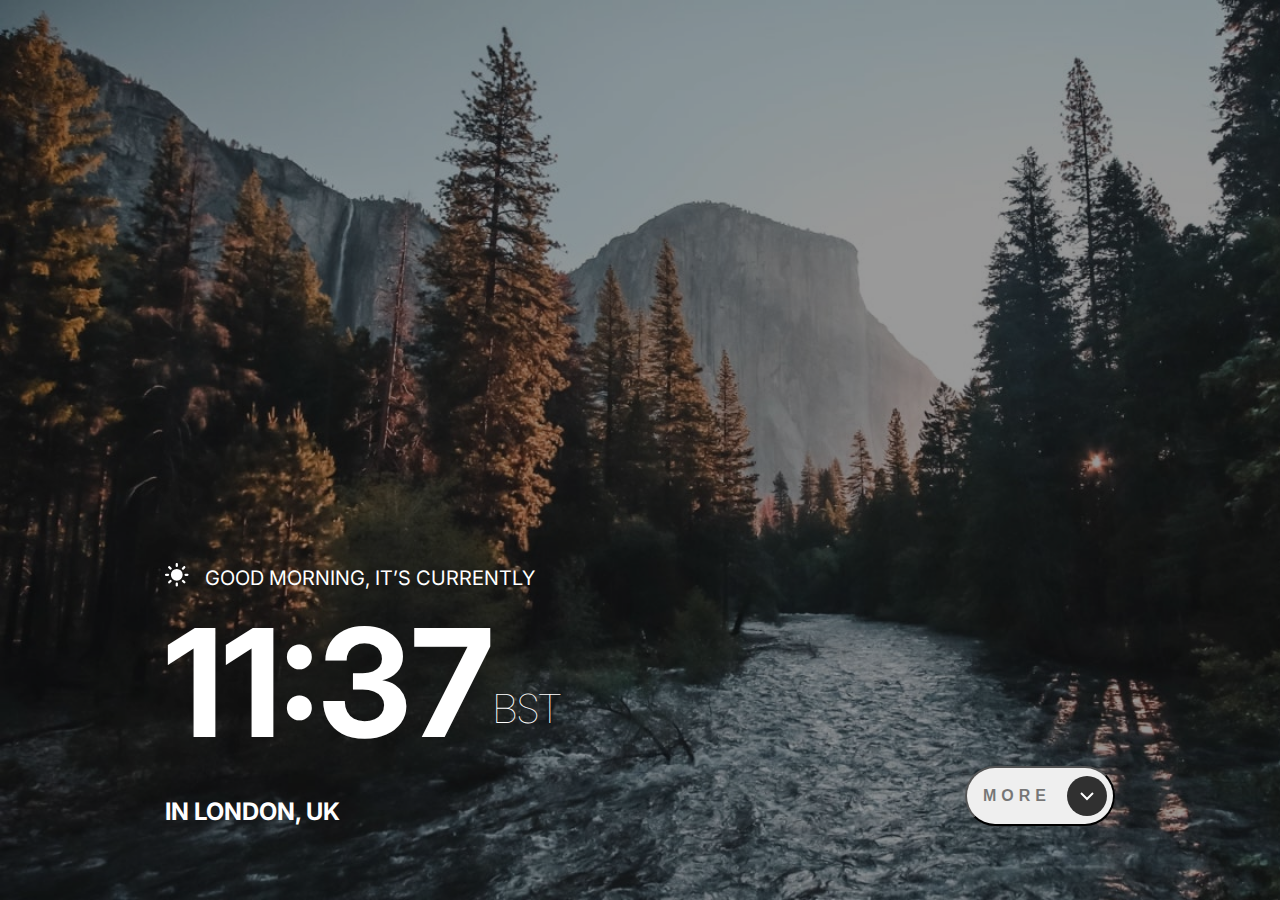
<file: index.html>
<!DOCTYPE html>
<html lang="en">

<head>
  <meta charset="UTF-8">
  <meta name="viewport" content="width=device-width, initial-scale=1.0">

  <link rel="icon" type="image/png" sizes="32x32" href="./assets/favicon-32x32.png">
  <link rel="stylesheet" href="./stele/style.css">

  <title>Frontend Mentor | Clock App</title>
</head>

<body>
  <div class="wrapper">

    <div id="block1">
      <div class="content-block1">
        <div class="content">
          
          <div class="text-block">
            <div class="hello-block">
              <p><span><img src="./starter-code/assets/desktop/icon-sun.svg" alt=""></span> GOOD MORNING, IT’S CURRENTLY</p>
            </div>
            <div class="time-block">
              <h1>11:37</h1>
              <p>BST</p>
            </div>
            <div class="citi-block">
              <p>IN LONDON, UK</p>
            </div>
          </div>

          <div class="button-block">
            <button id="button">
              <p id="button-text">MORE</p>
              <div class="circle-button">
                <img id="button-image" src="./starter-code/assets/desktop/icon-arrow-down.svg" alt="">
              </div>
            </button>            
          </div>

        </div>
      </div>
    </div>

    <div id="block2">
      <div class="content-block2">
        <div class="content2">

          <div class="info-block-item">

            <div class="local-block">
              <p>CURRENT TIMEZONE</p>
              <h1>Europe/London</h1>
            </div>

            <div class="day-year-block">
              <p>Day of the year</p>
              <h1>295</h1>
            </div>

          </div>

          <div class="wall-block">

          </div>

          <div class="data-info-block">

            <div class="day-week-block">
              <p>Day of the week</p>
              <h1>5</h1>
            </div>

            <div class="week-number-block">
              <p>Week number</p>
              <h1>42</h1>
            </div>

          </div>

        </div>
      </div>
    </div>

  </div>


  <!-- , it's currently

  in

  More
  Less

  Current timezone
  Day of the year
  Day of the week
  Week number -->
  <script src="./starter-code/js/appearance-blocks.js"></script>
</body>

</html>
</file>
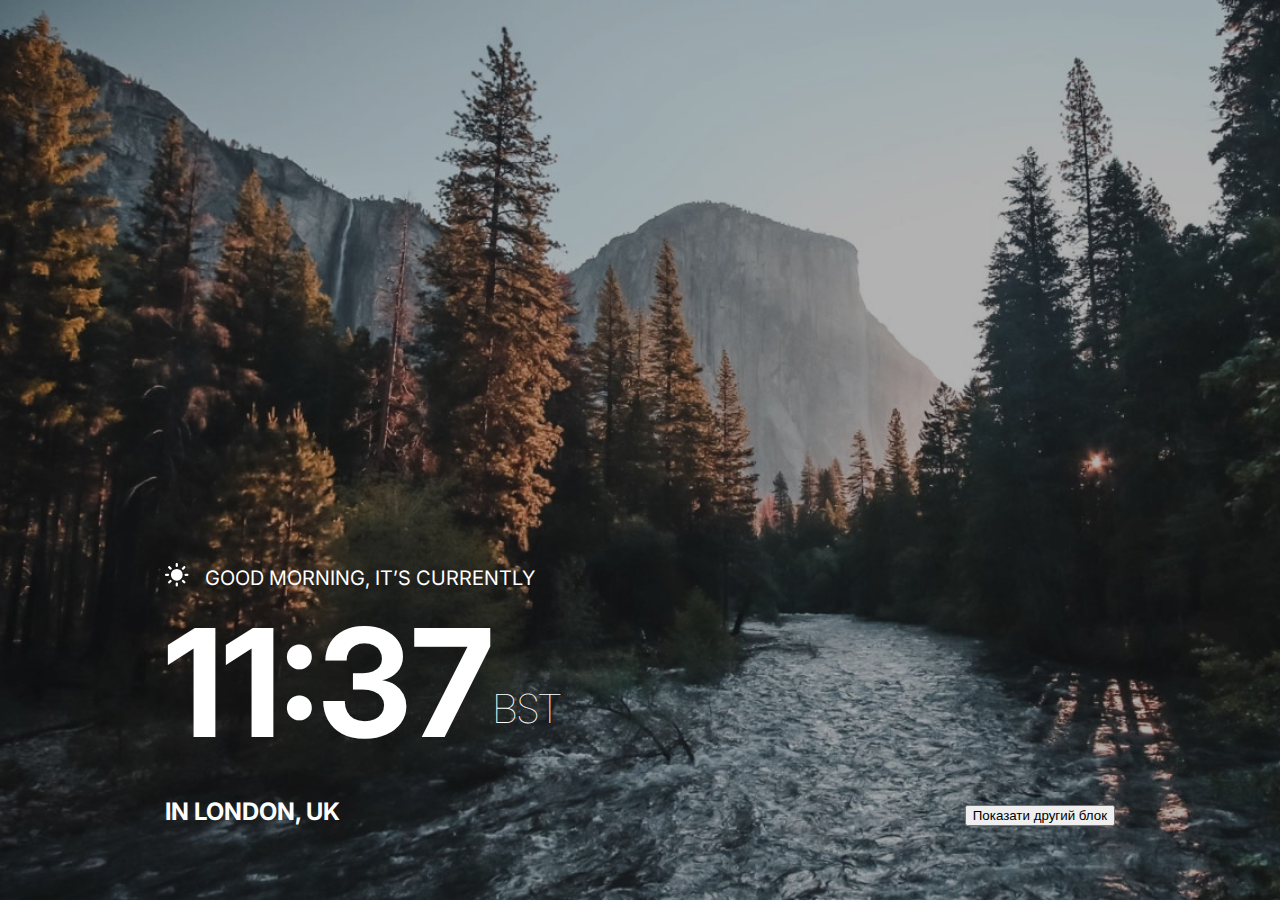
<file: starter-code/index.html>
<!DOCTYPE html>
<html lang="en">

<head>
  <meta charset="UTF-8">
  <meta name="viewport" content="width=device-width, initial-scale=1.0">

  <link rel="icon" type="image/png" sizes="32x32" href="./assets/favicon-32x32.png">
  <link rel="stylesheet" href="style.css">

  <title>Frontend Mentor | Clock App</title>
</head>

<body>
  <div class="wrapper">

    <div id="block1">
      <div class="content-block1">
        <div class="content">
          
          <div class="text-block">
            <div class="hello-block">
              <p><span><img src="./assets/desktop/icon-sun.svg" alt=""></span> GOOD MORNING, IT’S CURRENTLY</p>
            </div>
            <div class="time-block">
              <h1>11:37</h1>
              <p>BST</p>
            </div>
            <div class="citi-block">
              <p>IN LONDON, UK</p>
            </div>
          </div>

          <div class="button-block">
            <button id="button">Показати другий блок</button>
          </div>

        </div>
      </div>
    </div>

    <div id="block2">
      <div class="content-block2">

      </div>
    </div>

  </div>


  <!-- , it's currently

  in

  More
  Less

  Current timezone
  Day of the year
  Day of the week
  Week number -->
  <script src="./js/appearance-blocks.js"></script>
</body>

</html>
</file>
<file: stele/style.css>
@import url('https://fonts.googleapis.com/css2?family=Inter:wght@400;700&display=swap');

body {
    padding: 0px;
    margin: 0px;

    font-family: 'Inter', sans-serif;
}

/*==========================Content-block1============================*/
#block1 {
    height: 100vh;
    transition: height 1.5s ease;
}

.content-block1 {
    position: relative;
    width: 100%;
    height: 100%;


    background: url(../starter-code/assets/desktop/bg-image-daytime.jpg) no-repeat;
    background-size: cover;
}

.content-block1::before {
    content: "";
    position: absolute;
    top: 0;
    left: 0;
    width: 100%;
    height: 100%;
    background-color: rgba(0, 0, 0, 0.4); /* затемнення в 40% прозорості */
    z-index: 0;
  }

.content {
    display: flex;
    justify-content: space-between;
    position: absolute;
    bottom: 50px;

    width: 100%;
    margin: 0px auto;
}

.text-block {
    padding: 0px 165px;
    padding-right: 0px;
}

.hello-block p {
    display: flex;
    align-items: center;
    
    font-size: 20px;
    margin: 0px;

    color: white;
}

.hello-block p span {
    padding-right: 16px;
}

.time-block {
    display: flex;
    align-items: flex-end;
}

.time-block h1 {
    font-size: 150px;
    font-weight: 700;
    margin: 0px;

    color: white;
}

.time-block p {
    font-size: 40px;
    font-weight: 100;

    color: white;
}

.citi-block p{
    font-size: 24px;
    font-weight: 700;

    color: white;
}

.button-block {
    display: flex;
    align-items: flex-end;
    padding: 0px 165px;
    padding-left: 0px;
}

#button {
    display: flex;
    justify-content: space-between;
    align-items: center;
    width: 150px;
    height: 60px;
    border-radius: 40px;
    margin-bottom: 24px;

    cursor: pointer;
}

#button p {
    font-size: 16px;
    font-weight: 700;
    letter-spacing: 5px;
    color: black;
    opacity: 0.5;
    padding-left: 10px;
}

.circle-button {
    display: flex;
    align-items: center;
    justify-content: center;
    width: 40px;
    height: 40px;
    border-radius: 50%;

    background: #303030;
}

.circle-button:hover {
    background: #999999;
}





/*==========================Content-block2============================*/
#block2 {
    display: none;

    height: 0;
    transition: height 1.5s ease;
}

.content-block2 {
    width: 100%;
    height: 100%;

    background: #e9e9e9;
}

#block2.visible {
    height: 50vh;
    display: block;
}

.content2 {
    max-width: 844px;
    padding: 74px 0px;
    padding-left: 165px;
    display: flex; 
    justify-content: space-between;
}

.wall-block {
    width: 1px;

    background: #979797;
}

.local-block p,
.day-year-block p,
.day-week-block p,
.week-number-block p {
    margin: 0px;
    padding-bottom: 9px;
    font-size: 15px;
    font-weight: 400;
}

.local-block h1,
.day-year-block h1,
.day-week-block h1,
.week-number-block h1 {
    margin: 0px;
    padding-bottom: 42px;
    font-size: 56px;
    font-weight: 700;
}

.day-year-block h1,
.week-number-block h1 {
    padding-bottom: 0px;
}





/*============================Tablet===========================*/
@media(max-width: 1024px) {
    .content-block1 {
        background: url(../starter-code/assets/tablet/bg-image-daytime.jpg) no-repeat;
        background-size: cover;
    }

    .content {
        flex-direction: column;
    }
    .text-block {
        margin-block: 80px;
    }

    .text-block,
    .button-block {
        padding: 0px 50px;
    }

    .hello-block p{
        font-size: 18px;
        font-weight: 400;
    }

    .time-block h1{
        font-size: 170px;
    }

    .time-block p {
        font-size: 32px;
    }

    .citi-block p {
        font-size: 18px;
        font-weight: 700;
    }



    .content2 {
        padding-left: 50px;
        justify-content: flex-start;
    }

    .info-block-item {
        padding-right: 80px;
    }

    .wall-block {
        display: none;
    }

    .local-block p,
    .day-year-block p,
    .day-week-block p,
    .week-number-block p {
        font-size: 13px;
    }

    .local-block h1,
    .day-year-block h1,
    .day-week-block h1,
    .week-number-block h1 {
        font-size: 40px;
    }

}




/*============================Mobile===========================*/
@media(max-width: 520px) {
    .content-block1 {
        background: url(../starter-code/assets/mobile/bg-image-daytime.jpg) no-repeat;
        background-size: cover;
    }

    .hello-block p{
        font-size: 15px;
        font-weight: 400;
    }

    .text-block {
        margin: 48px 0px;
        padding-left: 25px;
    }

    .time-block h1{
        font-size: 100px;
    }

    .time-block p {
        font-size: 15px;
    }

    .citi-block p {
        font-size: 15px;
        font-weight: 400;
    }

    .button-block {
        padding-left: 25px;
    }

    #button {
        width: 115px;
        height: 40px;

        margin-bottom: 0px;
    }

    #button p{
        font-size: 12px;
        letter-spacing: 3px;
    }

    .circle-button {
        width: 32px;
        height: 32px;
    }

    #button-image {
        width: auto;
    }



    .content2 {
        flex-direction: column;
        padding: 48px 25px;
    }

    .local-block,
    .day-year-block,
    .day-week-block,
    .week-number-block {
        display: flex;
        align-items: center;
        justify-content: space-between;
    }

    .info-block-item {
        padding-right: 0px;
    }

    .local-block p,
    .day-year-block p,
    .day-week-block p,
    .week-number-block p {
        font-size: 10px;
    }

    .local-block h1,
    .day-year-block h1,
    .day-week-block h1,
    .week-number-block h1 {
        font-size: 20px;
        margin-bottom: 16px;
        padding-bottom: 0px;
    }
}
</file>
<file: starter-code/style.css>
@import url('https://fonts.googleapis.com/css2?family=Inter:wght@400;700&display=swap');

body {
    padding: 0px;
    margin: 0px;

    font-family: 'Inter', sans-serif;
}

/*==========================Content-block============================*/
#block1 {
    height: 100vh;
    transition: height 1s ease;
}

.content-block1 {
    position: relative;
    width: 100%;
    height: 100%;


    background: url(../starter-code/assets/desktop/bg-image-daytime.jpg) no-repeat;
    background-size: cover;
}

.content-block1::before {
    content: "";
    position: absolute;
    top: 0;
    left: 0;
    width: 100%;
    height: 100%;
    background-color: rgba(0, 0, 0, 0.3); /* затемнення в 50% прозорості */
    z-index: 0;
  }

.content {
    display: flex;
    justify-content: space-between;
    position: absolute;
    bottom: 50px;

    width: 100%;
    margin: 0px auto;
}

.text-block {
    padding: 0px 165px;
}

.hello-block p {
    display: flex;
    align-items: center;
    
    font-size: 20px;
    margin: 0px;

    color: white;
}

.hello-block p span {
    padding-right: 16px;
}

.time-block {
    display: flex;
    align-items: flex-end;
}

.time-block h1 {
    font-size: 150px;
    font-weight: 700;
    margin: 0px;

    color: white;
}

.time-block p {
    font-size: 40px;
    font-weight: 100;

    color: white;
}

.citi-block p{
    font-size: 24px;
    font-weight: 700;

    color: white;
}





#block2 {
    display: none;

    height: 0;
    transition: height 1s ease;
}

.content-block2 {
    width: 100%;
    height: 100%;

    background: #979797;
}

#block2.visible {
    height: 50vh;
    display: block;
}

.button-block {
    display: flex;
    align-items: flex-end;
    padding: 0px 165px;
}

#button {
    margin-bottom: 24px;
}
</file>
